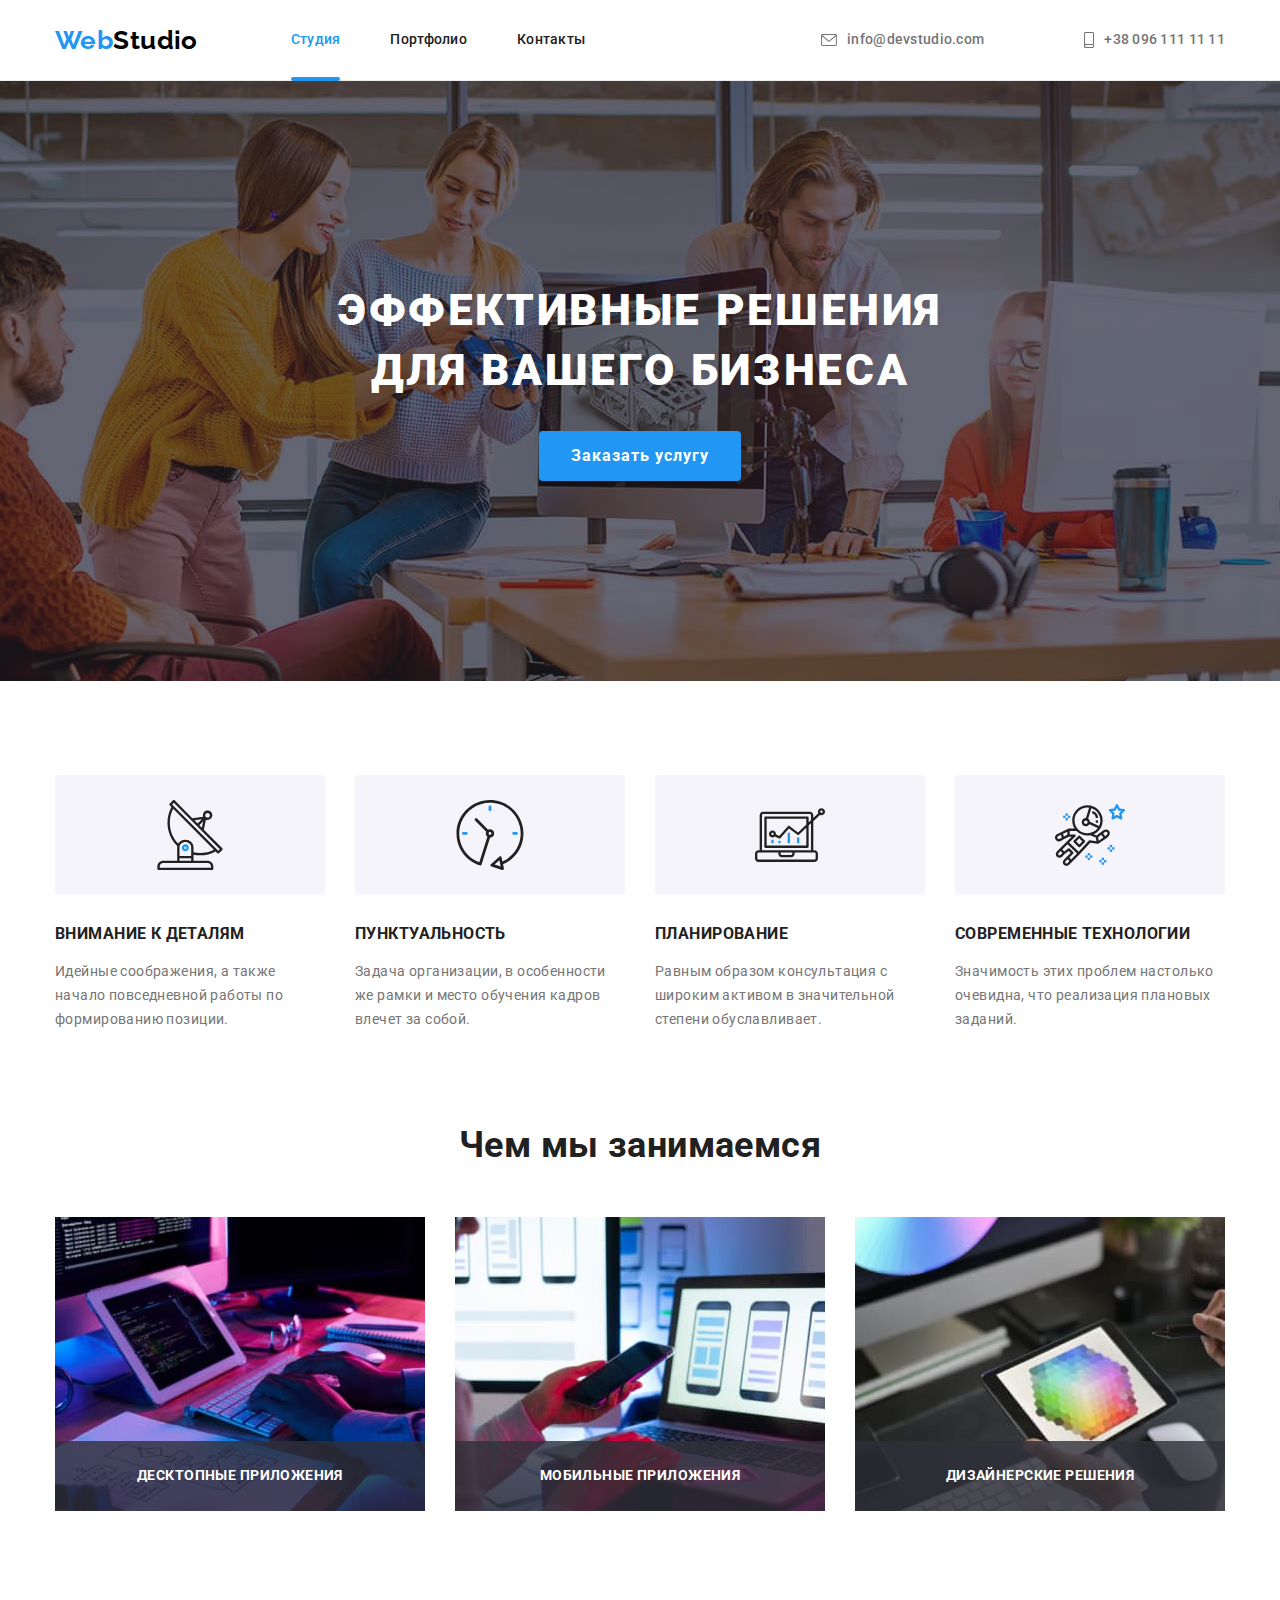
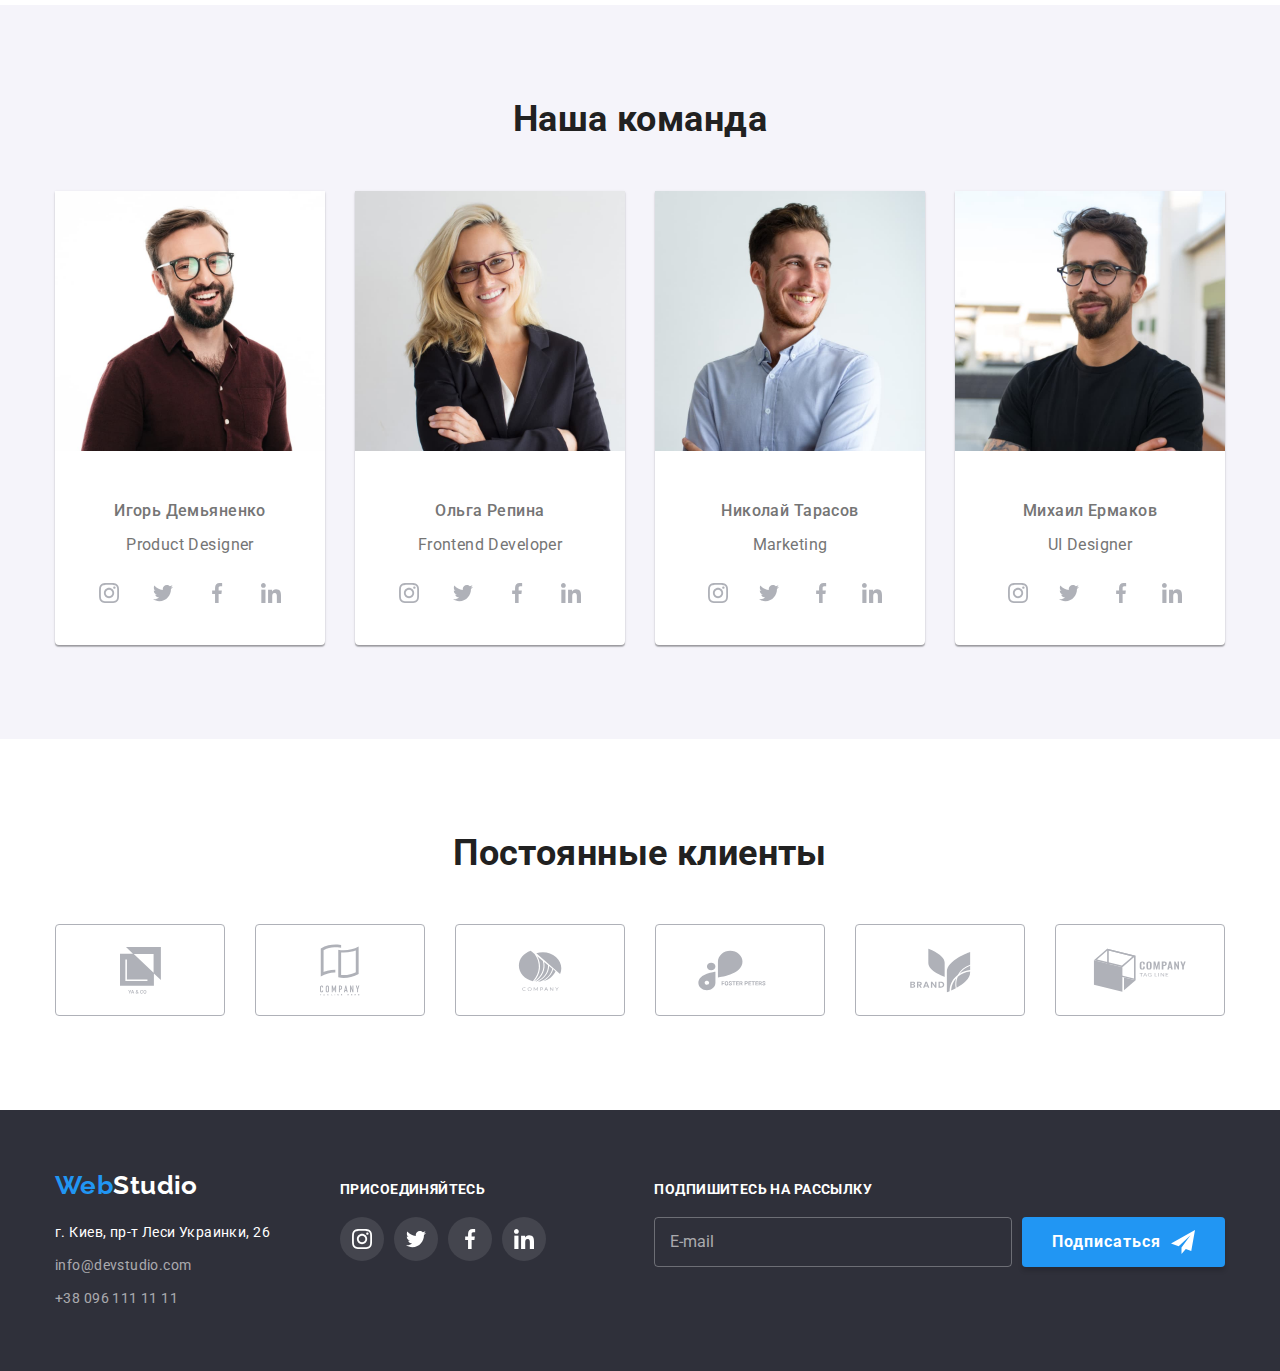
<file: index.html>
<!DOCTYPE html>
<html lang="ru">
  <head>
    <meta charset="UTF-8" />
    <meta http-equiv="X-UA-Compatible" content="IE=edge" />
    <meta name="viewport" content="width=device-width, initial-scale=1.0" />
    <title>Studio</title>
    <link rel="preconnect" href="https://fonts.googleapis.com" />
    <link rel="preconnect" href="https://fonts.gstatic.com" crossorigin />
    <link
      href="https://fonts.googleapis.com/css2?family=Raleway:wght@700&family=Roboto:wght@400;500;700;900&display=swap"
      rel="stylesheet"
    />
    <link
      rel="stylesheet"
      href="https://cdnjs.cloudflare.com/ajax/libs/modern-normalize/1.1.0/modern-normalize.min.css"
    />
    <link rel="stylesheet" href="./css/main.min.css" />
  </head>
  <body>
    <!-- Шапка -->
    <header class="page-header">
      <div class="page-header__container container">
        <a lang="en" class="logo" href="./index.html">Web<span class="logo__text">Studio</span></a>
        <nav class="page-header__navigation">
          <ul class="site-nav list">
            <li class="site-nav__item site-nav__item--first">
              <a href="./index.html" class="site-nav__link site-nav__link--current">Студия</a>
            </li>
            <li class="site-nav__item">
              <a href="./portfolio.html" class="site-nav__link">Портфолио</a>
            </li>
            <li class="site-nav__item site-nav__item--last">
              <a href="" class="site-nav__link">Контакты</a>
            </li>
          </ul>
        </nav>
        <ul class="auth-list list">
          <li class="auth-list__item auth-list__item--first">
            <a href="mailto:info@devstudio.com" class="auth-list__link">
              <svg class="auth-list__icon" width="16" height="12">
                <use href="./images/sprite.svg#icon-mail"></use>
              </svg>
              info@devstudio.com</a
            >
          </li>
          <li class="auth-list__item auth-list__item--last">
            <a href="tel:+380961111111" class="auth-list__link">
              <svg class="auth-list__icon" width="10" height="16">
                <use href="./images/sprite.svg#icon-tel"></use>
              </svg>
              +38 096 111 11 11</a
            >
          </li>
        </ul>
      </div>
    </header>
    <main>
      <!-- Герой -->
      <section class="hero">
        <div class="hero__container container">
          <h1 class="hero__title">Эффективные решения для вашего бизнеса</h1>
          <button type="button" class="hero-button" data-modal-open>Заказать услугу</button>
        </div>
      </section>
      <!-- Переваги -->
      <section class="advantages">
        <div class="advantages__container container">
          <h2 class="visually-hidden">Преимущества</h2>
          <ul class="list advantages__list">
            <li class="advantages__item advantages__item--first">
              <div class="advantages__icons">
                <svg width="70" height="70">
                  <use href="./images/sprite.svg#icon-antenna"></use>
                </svg>
              </div>
              <h3 class="advantages__features">Внимание к деталям</h3>
              <p class="advantages__description">
                Идейные соображения, а также начало повседневной работы по формированию позиции.
              </p>
            </li>
            <li class="advantages__item">
              <div class="advantages__icons">
                <svg width="70" height="70">
                  <use href="./images/sprite.svg#icon-clock"></use>
                </svg>
              </div>
              <h3 class="advantages__features">Пунктуальность</h3>
              <p class="advantages__description">
                Задача организации, в особенности же рамки и место обучения кадров влечет за собой.
              </p>
            </li>
            <li class="advantages__item">
              <div class="advantages__icons">
                <svg width="70" height="70">
                  <use href="./images/sprite.svg#icon-diagram"></use>
                </svg>
              </div>
              <h3 class="advantages__features">Планирование</h3>
              <p class="advantages__description">
                Равным образом консультация с широким активом в значительной степени обуславливает.
              </p>
            </li>
            <li class="advantages__item">
              <div class="advantages__icons">
                <svg width="70" height="70">
                  <use href="./images/sprite.svg#icon-astronaut"></use>
                </svg>
              </div>
              <h3 class="advantages__features">Современные технологии</h3>
              <p class="advantages__description">
                Значимость этих проблем настолько очевидна, что реализация плановых заданий.
              </p>
            </li>
          </ul>
        </div>
      </section>
      <!-- Приклад роботи -->
      <section class="examples">
        <div class="examples__container container">
          <h2 class="title">Чем мы занимаемся</h2>
          <ul class="list examples__list">
            <li class="examples__item examples__item--first">
              <div class="examples__thumb">
                <img
                  class="examples__photo"
                  width="370"
                  src="./images/img1.jpg"
                  alt="работа за компьютером и планшетом"
                />
                <p class="examples__text">Десктопные приложения</p>
              </div>
            </li>
            <li class="examples__item">
              <div class="examples__thumb">
                <img
                  class="examples__photo"
                  width="370"
                  src="./images/img2.jpg"
                  alt="работа за ноутбуком и смартфоном"
                />
                <p class="examples__text">Мобильные приложения</p>
              </div>
            </li>
            <li class="examples__item">
              <div class="examples__thumb">
                <img
                  class="examples__photo"
                  width="370"
                  src="./images/img3.jpg"
                  alt="работа за планшетом на фоне компьютера"
                />
                <p class="examples__text">Дизайнерские решения</p>
              </div>
            </li>
          </ul>
        </div>
      </section>
      <!-- Команда -->
      <section class="team">
        <div class="team__container container">
          <h2 class="title">Наша команда</h2>
          <ul class="list team__list">
            <li class="team__item team__item--first">
              <img
                class="team__photo"
                width="270"
                src="./images/img_team1.jpg"
                alt="мужчина в очках с бородой который улыбается"
              />
              <div class="team__text">
                <h3 class="team__name">Игорь Демьяненко</h3>
                <p lang="en" class="team__position">Product Designer</p>
                <ul class="social-media list">
                  <li class="social-media__item social-media__item--first">
                    <a class="media-link" href="https://instagram.com">
                      <svg class="media-link__icon" width="20" height="20">
                        <use href="./images/sprite.svg#icon-instagram"></use></svg
                    ></a>
                  </li>
                  <li class="social-media__item">
                    <a class="media-link" href="https://twitter.com">
                      <svg class="media-link__icon" width="20" height="20">
                        <use href="./images/sprite.svg#icon-twitter"></use></svg
                    ></a>
                  </li>
                  <li class="social-media__item">
                    <a class="media-link" href="https://facebook.com">
                      <svg class="media-link__icon" width="20" height="20">
                        <use href="./images/sprite.svg#icon-facebook"></use>
                      </svg>
                    </a>
                  </li>
                  <li class="social-media__item">
                    <a class="media-link" href="https://www.linkedin.com/">
                      <svg class="media-link__icon" width="20" height="20">
                        <use href="./images/sprite.svg#icon-linkedin"></use>
                      </svg>
                    </a>
                  </li>
                </ul>
              </div>
            </li>
            <li class="team__item">
              <img
                class="team__photo"
                width="270"
                src="./images/img_team2.jpg"
                alt="женщина в очках со светлыми волосами улыбается"
              />
              <div class="team__text">
                <h3 class="team__name">Ольга Репина</h3>
                <p lang="en" class="team__position">Frontend Developer</p>
                <ul class="social-media list social-media__item--first">
                  <li class="social-media__item social-media__item--first">
                    <a class="media-link" href="https://instagram.com">
                      <svg class="media-link__icon" width="20" height="20">
                        <use href="./images/sprite.svg#icon-instagram"></use></svg
                    ></a>
                  </li>
                  <li class="social-media__item">
                    <a class="media-link" href="https://twitter.com">
                      <svg class="media-link__icon" width="20" height="20">
                        <use href="./images/sprite.svg#icon-twitter"></use></svg
                    ></a>
                  </li>
                  <li class="social-media__item">
                    <a class="media-link" href="https://facebook.com">
                      <svg class="media-link__icon" width="20" height="20">
                        <use href="./images/sprite.svg#icon-facebook"></use>
                      </svg>
                    </a>
                  </li>
                  <li class="social-media__item">
                    <a class="media-link" href="https://www.linkedin.com/">
                      <svg class="media-link__icon" width="20" height="20">
                        <use href="./images/sprite.svg#icon-linkedin"></use>
                      </svg>
                    </a>
                  </li>
                </ul>
              </div>
            </li>
            <li class="team__item">
              <img
                class="team__photo"
                width="270"
                src="./images/img_team3.jpg"
                alt="мужчина с щетиной улыбается "
              />
              <div class="team__text">
                <h3 class="team__name">Николай Тарасов</h3>
                <p lang="en" class="team__position">Marketing</p>
                <ul class="social-media list">
                  <li class="social-media__item">
                    <a class="media-link" href="https://instagram.com">
                      <svg class="media-link__icon" width="20" height="20">
                        <use href="./images/sprite.svg#icon-instagram"></use></svg
                    ></a>
                  </li>
                  <li class="social-media__item">
                    <a class="media-link" href="https://twitter.com">
                      <svg class="media-link__icon" width="20" height="20">
                        <use href="./images/sprite.svg#icon-twitter"></use></svg
                    ></a>
                  </li>
                  <li class="social-media__item">
                    <a class="media-link" href="https://facebook.com">
                      <svg class="media-link__icon" width="20" height="20">
                        <use href="./images/sprite.svg#icon-facebook"></use>
                      </svg>
                    </a>
                  </li>
                  <li class="social-media__item">
                    <a class="media-link" href="https://www.linkedin.com/">
                      <svg class="media-link__icon" width="20" height="20">
                        <use href="./images/sprite.svg#icon-linkedin"></use>
                      </svg>
                    </a>
                  </li>
                </ul>
              </div>
            </li>
            <li class="team__item">
              <img
                class="team__photo"
                width="270"
                src="./images/img_team4.jpg"
                alt="мужчина в очках с бородой смотрит уверенно в камеру"
              />
              <div class="team__text">
                <h3 class="team__name">Михаил Ермаков</h3>
                <p lang="en" class="team__position">UI Designer</p>
                <ul class="social-media list">
                  <li class="social-media__item">
                    <a class="media-link" href="https://instagram.com">
                      <svg class="media-link__icon" width="20" height="20">
                        <use href="./images/sprite.svg#icon-instagram"></use></svg
                    ></a>
                  </li>
                  <li class="social-media__item">
                    <a class="media-link" href="https://twitter.com">
                      <svg class="media-link__icon" width="20" height="20">
                        <use href="./images/sprite.svg#icon-twitter"></use></svg
                    ></a>
                  </li>
                  <li class="social-media__item">
                    <a class="media-link" href="https://facebook.com">
                      <svg class="media-link__icon" width="20" height="20">
                        <use href="./images/sprite.svg#icon-facebook"></use>
                      </svg>
                    </a>
                  </li>
                  <li class="social-media__item">
                    <a class="media-link" href="https://www.linkedin.com/">
                      <svg class="media-link__icon" width="20" height="20">
                        <use href="./images/sprite.svg#icon-linkedin"></use>
                      </svg>
                    </a>
                  </li>
                </ul>
              </div>
            </li>
          </ul>
        </div>
      </section>
      <!-- Клієнти -->
      <section class="clients">
        <div class="clients_containter container">
          <h2 class="title">Постоянные клиенты</h2>
          <ul class="clients__list list">
            <li class="clients__item clients__item--first">
              <a class="clients__link" href="#">
                <svg class="clients__icon" width="41" height="47">
                  <use href="./images/sprite.svg#icon-company1"></use>
                </svg>
              </a>
            </li>
            <li class="clients__item">
              <a class="clients__link" href="#">
                <svg class="clients__icon" width="40" height="52">
                  <use href="./images/sprite.svg#icon-company2"></use>
                </svg>
              </a>
            </li>
            <li class="clients__item">
              <a class="clients__link" href="#">
                <svg class="clients__icon" width="44" height="41">
                  <use href="./images/sprite.svg#icon-company3"></use>
                </svg>
              </a>
            </li>
            <li class="clients__item">
              <a class="clients__link" href="#">
                <svg class="clients__icon" width="84" height="41">
                  <use href="./images/sprite.svg#icon-company4"></use>
                </svg>
              </a>
            </li>
            <li class="clients__item">
              <a class="clients__link" href="#">
                <svg class="clients__icon" width="63" height="45">
                  <use href="./images/sprite.svg#icon-company5"></use>
                </svg>
              </a>
            </li>
            <li class="clients__item">
              <a class="clients__link" href="#">
                <svg class="clients__icon" width="94" height="44">
                  <use href="./images/sprite.svg#icon-company6"></use>
                </svg>
              </a>
            </li>
          </ul>
        </div>
      </section>
    </main>
    <!-- Футер -->
    <footer class="footer">
      <div class="container footer__container">
        <div class="footer__thumb">
          <a lang="en" href="./index.html" class="logo footer__logo"
            >Web<span class="logo__text logo__text--revers">Studio</span></a
          >
          <address class="company-adress">
            <p class="company__label">г. Киев, пр-т Леси Украинки, 26</p>
            <ul class="auth-list auth-list-footer list">
              <li class="auth-list__item auth-list__item--bottom">
                <a href="mailto:info@devstudio.com" class="footer__link">info@devstudio.com</a>
              </li>
              <li class="auth-list__item">
                <a href="tel:+380961111111" class="footer__link">+38 096 111 11 11</a>
              </li>
            </ul>
          </address>
        </div>
        <div class="footer__social-media">
          <strong class="footer__media-text">Присоединяйтесь</strong>
          <ul class="social-media list">
            <li class="social-media__item social-media__item--first">
              <a class="media-link media-link-footer" href="https://instagram.com">
                <svg class="media-link__icon" width="20" height="20">
                  <use href="./images/sprite.svg#icon-instagram"></use>
                </svg>
              </a>
            </li>
            <li class="social-media__item">
              <a class="media-link media-link-footer" href="https://twitter.com">
                <svg class="media-link__icon" width="20" height="20">
                  <use href="./images/sprite.svg#icon-twitter"></use>
                </svg>
              </a>
            </li>
            <li class="social-media__item">
              <a class="media-link media-link-footer" href="https://facebook.com">
                <svg class="media-link__icon" width="20" height="20">
                  <use href="./images/sprite.svg#icon-facebook"></use>
                </svg>
              </a>
            </li>
            <li class="social-media__item">
              <a class="media-link media-link-footer" href="https://linkedin.com">
                <svg class="media-link__icon" width="20" height="20">
                  <use href="./images/sprite.svg#icon-linkedin"></use>
                </svg>
              </a>
            </li>
          </ul>
        </div>
        <div class="mailing-list">
          <strong class="mailing-list__text">Подпишитесь на рассылку</strong>
          <form name="subscribe-form" class="mailing-list__form">
            <input
              class="mailing-list__mail"
              name="subscribe-mail"
              type="email"
              placeholder="E-mail"
              required
            />
            <button type="submit" class="button button--subscribe">
              Подписаться
              <svg class="mailing-list__icon" width="24" height="24">
                <use href="./images/sprite.svg#icon-send"></use>
              </svg>
            </button>
          </form>
        </div>
      </div>
    </footer>
    <!-- Модальне вікно -->
    <div class="backdrop is-hidden" data-modal>
      <div class="modal-window">
        <button type="button" class="modal-window__close-button" data-modal-close>
          <svg class="modal-window__close-icon">
            <use href="./images/sprite.svg#icon-close-modal"></use>
          </svg>
        </button>
        <form name="user-information">
          <p class="user-information__title">Оставьте свои данные, мы вам перезвоним</p>
          <ul class="list user-information__list">
            <li class="user-information__item">
              <label class="user-information__label" for="user-name">Имя</label>
              <div class="user-information__thumb">
                <input
                  class="user-information__input"
                  type="text"
                  id="user-name"
                  name="username"
                  required
                />
                <svg class="user-information__icon" width="18" height="18">
                  <use href="./images/sprite.svg#icon-person-modal"></use>
                </svg>
              </div>
            </li>
            <li class="user-information__item">
              <label class="user-information__label" for="user-tel">Телефон</label>
              <div class="user-information__thumb">
                <input
                  class="user-information__input"
                  type="tel"
                  id="user-tel"
                  name="user-tel"
                  required
                />
                <svg class="user-information__icon" width="18" height="18">
                  <use href="./images/sprite.svg#icon-phone-modal"></use>
                </svg>
              </div>
            </li>
            <li class="user-information__item">
              <label class="user-information__label" for="user-email">Почта</label>
              <div class="user-information__thumb">
                <input
                  class="user-information__input"
                  type="email"
                  id="user-email"
                  name="user-email"
                  required
                />
                <svg class="user-information__icon" width="18" height="18">
                  <use href="./images/sprite.svg#icon-email-modal"></use>
                </svg>
              </div>
            </li>
            <li class="user-information__item user-information__item--second-last">
              <label class="user-information__label"
                >Комментарий
                <textarea
                  class="user-information__comment-area"
                  placeholder="Введите текст"
                  name="user-comment"
                ></textarea>
              </label>
            </li>
            <li class="user-information__item user-information__item--last">
              <label class="user-information__label agreement-label">
                <input
                  class="agreement-label__checkbox visually-hidden"
                  type="checkbox"
                  name="agreement"
                  required
                />
                <svg class="agreement-label__icon" width="16" height="16">
                  <use href="./images/sprite.svg#icon-check-modal"></use>
                </svg>
                Соглашаюсь с рассылкой и принимаю &#xa0;
                <a href="#" class="agreement-conditions">Условия договора</a></label
              >
            </li>
          </ul>
          <button type="submit" class="button button--submit">Отправить</button>
        </form>
      </div>
    </div>
    <script src="./js/modal.js"></script>
  </body>
</html>
</file>
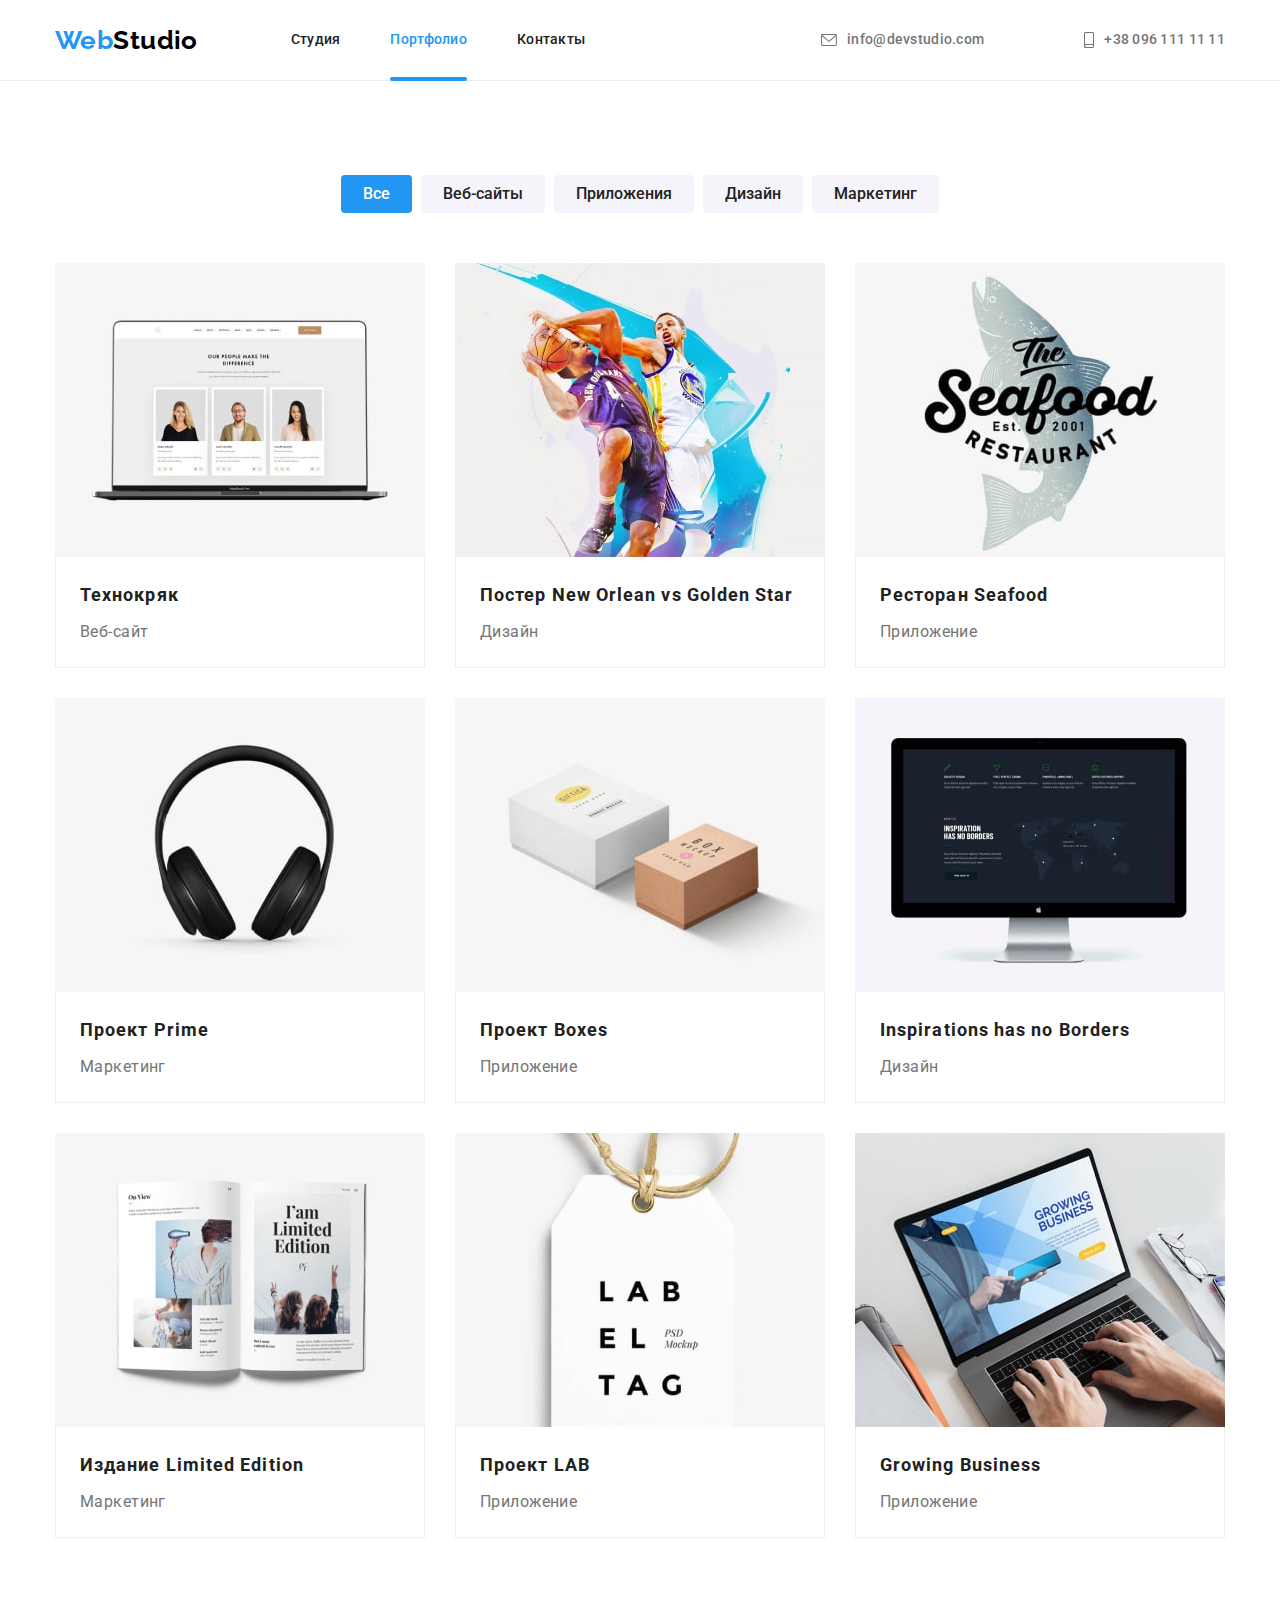
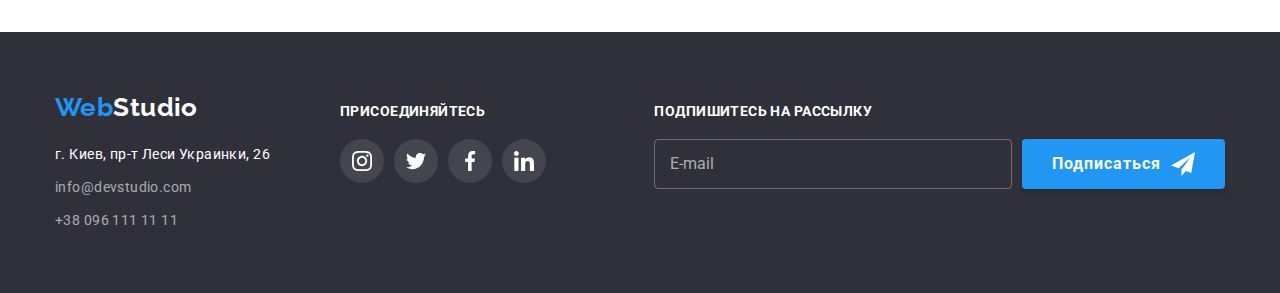
<file: portfolio.html>
<!DOCTYPE html>
<html lang="ru">
  <head>
    <meta charset="UTF-8" />
    <meta http-equiv="X-UA-Compatible" content="IE=edge" />
    <meta name="viewport" content="width=device-width, initial-scale=1.0" />
    <title>Portfolio</title>
    <link rel="preconnect" href="https://fonts.googleapis.com" />
    <link rel="preconnect" href="https://fonts.gstatic.com" crossorigin />
    <link
      href="https://fonts.googleapis.com/css2?family=Raleway:wght@700&family=Roboto:wght@400;500;700;900&display=swap"
      rel="stylesheet"
    />
    <link
      rel="stylesheet"
      href="https://cdnjs.cloudflare.com/ajax/libs/modern-normalize/1.1.0/modern-normalize.min.css"
    />
    <link rel="stylesheet" href="./css/main.min.css" />
  </head>
  <body>
    <!-- Шапка -->
    <header class="page-header">
      <div class="page-header__container container">
        <a lang="en" class="logo" href="./index.html">Web<span class="logo__text">Studio</span></a>
        <nav class="page-header__navigation">
          <ul class="site-nav list">
            <li class="site-nav__item site-nav__item--first">
              <a href="./index.html" class="site-nav__link">Студия</a>
            </li>
            <li class="site-nav__item">
              <a href="./portfolio.html" class="site-nav__link site-nav__link--current"
                >Портфолио</a
              >
            </li>
            <li class="site-nav__item site-nav__item--last">
              <a href="" class="site-nav__link">Контакты</a>
            </li>
          </ul>
        </nav>
        <ul class="auth-list auth-list--head list">
          <li class="auth-list__item auth-list__item--first">
            <a href="mailto:info@devstudio.com" class="auth-list__link">
              <svg class="auth-list__icon" width="16" height="12">
                <use href="./images/sprite.svg#icon-mail"></use>
              </svg>
              info@devstudio.com</a
            >
          </li>
          <li class="auth-list__item auth-list__item--last">
            <a href="tel:+380961111111" class="auth-list__link">
              <svg class="auth-list__icon" width="10" height="16">
                <use href="./images/sprite.svg#icon-tel"></use>
              </svg>
              +38 096 111 11 11</a
            >
          </li>
        </ul>
      </div>
    </header>
    <main>
      <section class="portfolio-products">
        <div class="portfolio-products__thumb container">
          <h1 class="portfolio-products__title visually-hidden">Кнопки услуг</h1>
          <ul class="list products-list">
            <li class="products-list__item products-list__item--first">
              <button type="button" class="product-list__button product-list__button--current">
                Все
              </button>
            </li>
            <li class="products-list__item">
              <button type="button" class="product-list__button">Веб-сайты</button>
            </li>
            <li class="products-list__item">
              <button type="button" class="product-list__button">Приложения</button>
            </li>
            <li class="products-list__item">
              <button type="button" class="product-list__button">Дизайн</button>
            </li>
            <li class="products-list__item">
              <button type="button" class="product-list__button">Маркетинг</button>
            </li>
          </ul>
          <ul class="product-cards list">
            <li class="product-cards__item">
              <a class="card-link" href="#">
                <div class="product-cards__thumb">
                  <img
                    class="product-cards__img"
                    width="370"
                    src="./images/portfolio1.jpg"
                    alt="Пример разработаного веб-сайта"
                  />
                  <div class="product-cards__overlay overlay">
                    <p class="overlay__description">
                      Ресурс предлагает комплексные предложения с разным уровнем функционала и
                      сервисов. Все это позволит посетителю получить исчерпывающие сведения
                      <br />
                      о компании или частном лице
                    </p>
                  </div>
                </div>
                <div class="product-cards__text-thumb">
                  <h2 class="product-cards__title">Технокряк</h2>
                  <p class="product-cards__description">Веб-сайт</p>
                </div>
              </a>
            </li>
            <li class="product-cards__item">
              <a class="card-link" href="#">
                <div class="product-cards__thumb">
                  <img
                    class="product-cards__img"
                    width="370"
                    src="./images/portfolio2.jpg"
                    alt="Баскетболист отбирает мяч у другого игрока"
                  />
                  <div class="product-cards__overlay overlay">
                    <p class="overlay__description">
                      Ресурс предлагает комплексные предложения с разным уровнем функционала и
                      сервисов. Все это позволит посетителю получить исчерпывающие сведения
                      <br />
                      о компании или частном лице
                    </p>
                  </div>
                </div>
                <div class="product-cards__text-thumb">
                  <h2 class="product-cards__title">
                    Постер <span lang="en">New Orlean vs Golden Star</span>
                  </h2>
                  <p class="product-cards__description">Дизайн</p>
                </div>
              </a>
            </li>
            <li class="product-cards__item">
              <a href="#" class="card-link">
                <div class="product-cards__thumb">
                  <img
                    class="product-cards__img"
                    width="370"
                    src="./images/portfolio3.jpg"
                    alt="Логотип морского ресторана"
                  />
                  <div class="product-cards__overlay overlay">
                    <p class="overlay__description">
                      Ресурс предлагает комплексные предложения с разным уровнем функционала и
                      сервисов. Все это позволит посетителю получить исчерпывающие сведения
                      <br />
                      о компании или частном лице
                    </p>
                  </div>
                </div>
                <div class="product-cards__text-thumb">
                  <h2 class="product-cards__title">Ресторан <span lang="en">Seafood</span></h2>
                  <p class="product-cards__description">Приложение</p>
                </div>
              </a>
            </li>
            <li class="product-cards__item">
              <a href="" class="card-link">
                <div class="product-cards__thumb">
                  <img
                    class="product-cards__img"
                    width="370"
                    src="./images/portfolio4.jpg"
                    alt="Чёрные большие наушники"
                  />
                  <div class="product-cards__overlay overlay">
                    <p class="overlay__description">
                      Ресурс предлагает комплексные предложения с разным уровнем функционала и
                      сервисов. Все это позволит посетителю получить исчерпывающие сведения
                      <br />
                      о компании или частном лице
                    </p>
                  </div>
                </div>
                <div class="product-cards__text-thumb">
                  <h2 class="product-cards__title">Проект <span lang="en">Prime</span></h2>
                  <p class="product-cards__description">Маркетинг</p>
                </div>
              </a>
            </li>
            <li class="product-cards__item">
              <a href="#" class="card-link">
                <div class="product-cards__thumb">
                  <img
                    class="product-cards__img"
                    width="370"
                    src="./images/portfolio5.jpg"
                    alt="Белая и коричневая коробка"
                  />
                  <div class="product-cards__overlay overlay">
                    <p class="overlay__description">
                      Ресурс предлагает комплексные предложения с разным уровнем функционала и
                      сервисов. Все это позволит посетителю получить исчерпывающие сведения
                      <br />
                      о компании или частном лице
                    </p>
                  </div>
                </div>
                <div class="product-cards__text-thumb">
                  <h2 class="product-cards__title">Проект <span lang="en">Boxes</span></h2>
                  <p class="product-cards__description">Приложение</p>
                </div>
              </a>
            </li>
            <li class="product-cards__item">
              <a href="#" class="card-link">
                <div class="product-cards__thumb">
                  <img
                    class="product-cards__img"
                    width="370"
                    src="./images/portfolio6.jpg"
                    alt="Монитор с изображением сайта"
                  />
                  <div class="product-cards__overlay overlay">
                    <p class="overlay__description">
                      Ресурс предлагает комплексные предложения с разным уровнем функционала и
                      сервисов. Все это позволит посетителю получить исчерпывающие сведения
                      <br />
                      о компании или частном лице
                    </p>
                  </div>
                </div>
                <div class="product-cards__text-thumb">
                  <h2 lang="en" class="product-cards__title">Inspirations has no Borders</h2>
                  <p class="product-cards__description">Дизайн</p>
                </div>
              </a>
            </li>
            <li class="product-cards__item">
              <a href="#" class="card-link">
                <div class="product-cards__thumb">
                  <img
                    class="product-cards__img"
                    width="370"
                    src="./images/portfolio7.jpg"
                    alt="Книга с картинками"
                  />
                  <div class="product-cards__overlay overlay">
                    <p class="overlay__description">
                      Ресурс предлагает комплексные предложения с разным уровнем функционала и
                      сервисов. Все это позволит посетителю получить исчерпывающие сведения
                      <br />
                      о компании или частном лице
                    </p>
                  </div>
                </div>
                <div class="product-cards__text-thumb">
                  <h2 class="product-cards__title">
                    Издание <span lang="en">Limited Edition</span>
                  </h2>
                  <p class="product-cards__description">Маркетинг</p>
                </div>
              </a>
            </li>
            <li class="product-cards__item">
              <a href="#" class="card-link">
                <div class="product-cards__thumb">
                  <img
                    class="product-cards__img"
                    width="370"
                    src="./images/portfolio8.jpg"
                    alt="Белый лейбл"
                  />
                  <div class="product-cards__overlay overlay">
                    <p class="overlay__description">
                      Ресурс предлагает комплексные предложения с разным уровнем функционала и
                      сервисов. Все это позволит посетителю получить исчерпывающие сведения
                      <br />
                      о компании или частном лице
                    </p>
                  </div>
                </div>
                <div class="product-cards__text-thumb">
                  <h2 lang="en" class="product-cards__title">Проект <span lang="en">LAB</span></h2>
                  <p class="product-cards__description">Приложение</p>
                </div>
              </a>
            </li>
            <li class="product-cards__item">
              <a href="" class="card-link">
                <div class="product-cards__thumb">
                  <img
                    class="product-cards__img"
                    width="370"
                    src="./images/portfolio9.jpg"
                    alt="Мужчина разрабатывает приложение"
                  />
                  <div class="product-cards__overlay overlay">
                    <p class="overlay__description">
                      Ресурс предлагает комплексные предложения с разным уровнем функционала и
                      сервисов. Все это позволит посетителю получить исчерпывающие сведения
                      <br />
                      о компании или частном лице
                    </p>
                  </div>
                </div>
                <div class="product-cards__text-thumb">
                  <h2 class="product-cards__title" lang="en">Growing Business</h2>
                  <p class="product-cards__description">Приложение</p>
                </div>
              </a>
            </li>
          </ul>
        </div>
      </section>
    </main>
    <!-- Футер  -->
    <footer class="footer">
      <div class="container footer__container">
        <div class="footer__thumb">
          <a lang="en" href="./index.html" class="logo footer__logo"
            >Web<span class="logo__text logo__text--revers">Studio</span></a
          >
          <address class="company-adress">
            <p class="company__label">г. Киев, пр-т Леси Украинки, 26</p>
            <ul class="auth-list auth-list-footer list">
              <li class="auth-list__item auth-list__item--bottom">
                <a href="mailto:info@devstudio.com" class="footer__link">info@devstudio.com</a>
              </li>
              <li class="auth-list__item">
                <a href="tel:+380961111111" class="footer__link">+38 096 111 11 11</a>
              </li>
            </ul>
          </address>
        </div>
        <div class="footer__social-media">
          <strong class="footer__media-text">Присоединяйтесь</strong>
          <ul class="social-media list">
            <li class="social-media__item social-media__item--first">
              <a class="media-link media-link-footer" href="https://instagram.com">
                <svg class="media-link__icon" width="20" height="20">
                  <use href="./images/sprite.svg#icon-instagram"></use>
                </svg>
              </a>
            </li>
            <li class="social-media__item">
              <a class="media-link media-link-footer" href="https://twitter.com">
                <svg class="media-link__icon" width="20" height="20">
                  <use href="./images/sprite.svg#icon-twitter"></use>
                </svg>
              </a>
            </li>
            <li class="social-media__item">
              <a class="media-link media-link-footer" href="https://facebook.com">
                <svg class="media-link__icon" width="20" height="20">
                  <use href="./images/sprite.svg#icon-facebook"></use>
                </svg>
              </a>
            </li>
            <li class="social-media__item">
              <a class="media-link media-link-footer" href="https://linkedin.com">
                <svg class="media-link__icon" width="20" height="20">
                  <use href="./images/sprite.svg#icon-linkedin"></use>
                </svg>
              </a>
            </li>
          </ul>
        </div>
        <div class="mailing-list">
          <strong class="mailing-list__text">Подпишитесь на рассылку</strong>
          <form name="subscribe-form" class="mailing-list__form">
            <input
              class="mailing-list__mail"
              name="subscribe-mail"
              type="email"
              placeholder="E-mail"
              required
            />
            <button type="submit" class="button button--subscribe">
              Подписаться
              <svg class="mailing-list__icon" width="24" height="24">
                <use href="./images/sprite.svg#icon-send"></use>
              </svg>
            </button>
          </form>
        </div>
      </div>
    </footer>
  </body>
</html>
</file>
<file: css/main.min.css>
:root{--primary-text-color: #757575;--title-text-color: #212121;--white-title-color: #ffffff;--logo-color: #000000;--accent-color: #2196f3;--footer-link-color: rgba(255, 255, 255, 0.6);--product-button-color: #f5f4fa;--hero-footer-background: #2f303a;--main-background-color: #ffffff;--header-border-color: #ececec;--workers-card-shadow: 0px 1px 3px rgba(0, 0, 0, 0.12), 0px 1px 1px rgba(0, 0, 0, 0.14), 0px 2px 1px rgba(0, 0, 0, 0.2);--main-button-hover: #188ce8;--products-cards-border-color: #eeeeee;--background-hero-gradient: rgba(47, 48, 58, 0.4);--social-media-icons: #afb1b8;--footer-mail-border: rgba(255, 255, 255, 0.3);--social-media-footer-background: rgba(100%, 100%, 100%, 10%);--hover-filter-shadow: 0px 3px 1px rgba(0, 0, 0, 0.1), 0px 1px 2px rgba(0, 0, 0, 0.08), 0px 2px 2px rgba(0, 0, 0, 0.12);--hover-card-shadow: 0px 1px 1px rgba(0, 0, 0, 0.12), 0px 4px 4px rgba(0, 0, 0, 0.06), 1px 4px 6px rgba(0, 0, 0, 0.16);--comment-area-text: rgba(117, 117, 117, 0.5);--examples-thumb-background: rgba(47, 48, 58, 0.8);--input-border-color: rgba(33, 33, 33, 0.2);--main-animation: cubic-bezier(0.4, 0, 0.2, 1)}body{color:var(--primary-text-color);background-color:var(--main-background-color);font-family:Roboto,sans-serif;letter-spacing:.03em;font-size:14px}.visually-hidden{position:absolute;white-space:nowrap;width:1px;height:1px;overflow:hidden;border:0;padding:0;clip:rect(0 0 0 0);-webkit-clip-path:inset(50%);clip-path:inset(50%);margin:-1px}.container{margin-left:auto;margin-right:auto;width:1200px;padding-left:15px;padding-right:15px}.list{list-style-type:none;margin-top:0;margin-bottom:0;padding-left:0}@-webkit-keyframes addLine{0%{transform:scale(0)}50%{transform:scale(0.5)}100%{transform:scale(1)}}@keyframes addLine{0%{transform:scale(0)}50%{transform:scale(0.5)}100%{transform:scale(1)}}.title{color:var(--title-text-color);margin-top:0;margin-bottom:50px;font-weight:700;font-size:36px;line-height:1.16;text-align:center}.button--submit,.button--subscribe,.hero-button{padding:10px 32px;min-width:200px;border-radius:4px;border:initial;color:var(--white-title-color);background-color:var(--accent-color);box-shadow:0px 4px 4px rgba(0,0,0,.15);cursor:pointer;font-family:inherit;font-weight:700;font-size:16px;line-height:1.88;text-align:center;letter-spacing:.06em;transition:background-color 250ms var(--main-animation)}.button--submit:hover,.button--subscribe:hover,.hero-button:hover,.button--submit:focus,.button--subscribe:focus,.hero-button:focus{background-color:var(--main-button-hover)}.logo{display:inline-block;font-family:Raleway,sans-serif;font-weight:700;font-size:26px;line-height:1.19;text-decoration:none;color:var(--accent-color);padding-top:24px;padding-bottom:24px}.footer__logo{margin-top:0;margin-bottom:20px;padding-top:0;padding-bottom:0}.logo__text{color:var(--logo-color)}.logo__text--revers{color:var(--white-title-color)}.page-header{background-color:var(--main-background-color);border-bottom:1px solid var(--header-border-color)}.page-header__container{display:flex;align-items:center}.page-header__navigation{margin-left:93px}.site-nav{display:flex}.site-nav__item--first{margin-right:50px}.site-nav__item--last{margin-left:50px}.site-nav__link{display:block;padding-top:32px;padding-bottom:32px;color:var(--title-text-color);font-weight:500;line-height:1.14;letter-spacing:.02em;text-decoration:none;transition:color 250ms var(--main-animation)}.site-nav__link:hover,.site-nav__link:focus{color:var(--accent-color)}.site-nav__link--current{position:relative;color:var(--accent-color)}.site-nav__link--current::after{position:absolute;content:"";bottom:-1px;left:0;margin:0;padding:0;width:100%;height:4px;background-color:var(--accent-color);-webkit-animation:addLine 250ms var(--main-animation);animation:addLine 250ms var(--main-animation);border-radius:2px}.auth-list{display:flex;margin-left:auto}.auth-list__item--first{margin-right:50px}.auth-list__item--last{margin-left:50px}.auth-list__link{display:flex;padding-top:32px;padding-bottom:32px;align-items:center;color:var(--primary-text-color);font-weight:500;line-height:1.14;letter-spacing:.02em;text-decoration:none;transition:color 250ms var(--main-animation)}.auth-list__link:hover,.auth-list__link:focus{color:var(--accent-color)}.auth-list__icon{fill:currentColor;margin-right:10px}.hero{background-image:linear-gradient(to right, var(--background-hero-gradient), var(--background-hero-gradient)),url("../images/hero-background.jpg");height:600px;max-width:1600px;background-size:cover;background-position:center;background-repeat:no-repeat;background-color:var(--hero-footer-background);margin:0 auto;text-align:center;padding-top:200px;padding-bottom:200px}.hero__container{width:696px}.hero__title{color:var(--white-title-color);margin-top:0;margin-bottom:30px;font-weight:900;font-size:44px;line-height:1.36;letter-spacing:.06em;text-transform:uppercase}.advantages{padding-top:94px;padding-bottom:94px}.advantages__list{display:flex}.advantages__icons{display:flex;width:270px;height:120px;margin-bottom:30px;justify-content:center;align-items:center;border-radius:4px;background-color:var(--product-button-color)}.advantages__item{width:270px;margin-left:30px}.advantages__item--first{margin-left:0}.advantages__features{color:var(--title-text-color);margin-top:0;margin-bottom:10;font-weight:700;line-height:1.14;text-transform:uppercase}.advantages__description{line-height:1.7;margin-top:0;margin-bottom:0}.examples{padding-bottom:94px}.examples__list{display:flex}.examples__item{margin-left:30px}.examples__item--first{margin-left:0}.examples__thumb{position:relative}.examples__photo{display:block;max-width:100%;height:auto}.examples__text{display:flex;justify-content:center;align-items:center;position:absolute;bottom:0;left:0;width:370px;height:70px;margin:0;background-color:var(--examples-thumb-background);color:var(--main-background-color);font-weight:700;line-height:1.14;text-align:center;letter-spacing:.03em;text-transform:uppercase}.team{background-color:var(--product-button-color);padding-top:94px;padding-bottom:94px}.workers-name{color:var(--title-text-color);margin-top:0;margin-bottom:10}.team__list{display:flex}.team__item{background-color:var(--white-title-color);box-shadow:var(--workers-card-shadow);border-radius:0px 0px 4px 4px;margin-left:30px}.team__item--first{margin-left:0}.team__photo{display:block}.team__text{padding-top:30px;padding-bottom:30px;padding-left:32px;padding-right:32px}.team__name{margin-bottom:10px;font-weight:500;font-size:16px;line-height:1.8;text-align:center}.team__position{margin-top:0;margin-bottom:16px;font-size:16px;line-height:1.18;text-align:center}.social-media{display:flex;justify-content:center;align-items:center;width:206px;height:44px}.social-media__item{display:flex;justify-content:center;align-items:center;cursor:pointer;width:44px;height:44px;margin-left:10px}.media-link{display:flex;height:100%;width:100%;color:var(--social-media-icons);background-color:inherit;border-radius:50%;justify-content:center;align-items:center;transition:background-color 250ms var(--main-animation),color 250ms var(--main-animation)}.media-link:hover,.media-link:focus{color:var(--main-background-color);background-color:var(--accent-color)}.media-link__icon{display:block;fill:currentColor}.clients{padding-top:94px;padding-bottom:94px}.clients__list{display:flex;margin-left:auto;margin-right:auto;justify-content:center;align-items:center}.clients__item{display:flex;justify-content:center;align-items:center;width:170px;height:92px;margin-left:30px}.clients__item--first{margin-left:0}.clients__link{display:flex;width:100%;height:100%;justify-content:center;align-items:center;border:1px solid var(--social-media-icons);border-radius:4px;color:var(--social-media-icons);transition:color 250ms var(--main-animation),border-color 250ms var(--main-animation)}.clients__link:hover,.clients__link:focus{border:1px solid var(--accent-color);color:var(--accent-color)}.clients__link{display:flex;width:100%;height:100%;justify-content:center;align-items:center;border:1px solid var(--social-media-icons);border-radius:4px;color:var(--social-media-icons);transition:color 250ms var(--main-animation),border-color 250ms var(--main-animation)}.clients__link:hover,.clients__link:focus{border:1px solid var(--accent-color);color:var(--accent-color)}.clients__icon{fill:currentColor}.footer{background-color:var(--hero-footer-background);padding-top:60px;padding-bottom:60px}.footer__container{display:flex;align-items:baseline}.company__label{color:var(--white-title-color);margin-top:0;margin-bottom:9px;font-style:normal;line-height:1.71}.auth-list-footer{display:block;margin:0}.auth-list__item--bottom{margin-bottom:9px}.footer__link{color:var(--footer-link-color);font-style:normal;line-height:1.71;text-decoration:none;transition:color 250ms var(--main-animation)}.footer__link:hover,.footer__link:focus{color:var(--accent-color)}.footer__social-media{width:206px;height:80px;margin-left:70px}.footer__media-text{display:block;margin-top:0;margin-bottom:20px;font-weight:700;line-height:16px;text-transform:uppercase;color:var(--main-background-color)}.footer__list{display:flex;justify-content:center;align-items:center}.social-media__item--first{margin-left:0}.media-link-footer{color:var(--main-background-color);background-color:var(--social-media-footer-background);transition:background-color 250ms var(--main-animation)}.media-link-footer:hover,.media-link-footer:focus{color:var(--main-background-color);background-color:var(--accent-color)}.mailing-list{margin-left:auto}.mailing-list__text{display:block;margin-top:0;margin-bottom:20px;font-weight:700;line-height:16px;text-transform:uppercase;color:var(--main-background-color)}.mailing-list__form{display:flex}.mailing-list__mail{min-width:358px;height:50px;padding:15px;outline:none;border-radius:4px;border:1px solid var(--footer-mail-border);background-color:rgba(0,0,0,0);color:var(--white-title-color);transition:border-color 250ms var(--main-animation)}.mailing-list__mail:focus{border-color:var(--accent-color)}.mailing-list__mail::-moz-placeholder{font-size:16px;line-height:1.25;color:var(--footer-link-color)}.mailing-list__mail:-ms-input-placeholder{font-size:16px;line-height:1.25;color:var(--footer-link-color)}.mailing-list__mail::placeholder{font-size:16px;line-height:1.25;color:var(--footer-link-color)}.button--subscribe{display:flex;align-items:center;border-radius:4px;padding:10px 30px;margin-left:10px}.mailing-list__icon{fill:currentColor;margin-left:10px}.portfolio-products{padding-top:94px;padding-bottom:94px}.products-list{display:flex;margin-bottom:50px;justify-content:center}.products-list__item{margin-left:9px}.products-list__item--first{margin-left:0}.product-list__button{padding:6px 22px;color:var(--title-text-color);background-color:var(--product-button-color);border:initial;border-radius:4px;cursor:pointer;font-family:inherit;font-weight:500;font-size:16px;line-height:1.62;text-align:center;transition:background-color 250ms var(--main-animation),color 250ms var(--main-animation),box-shadow 250ms var(--main-animation)}.product-list__button--current{color:var(--white-title-color);background-color:var(--accent-color)}.product-list__button:hover,.product-list__button:focus{color:var(--white-title-color);background-color:var(--accent-color);box-shadow:var(--hover-filter-shadow)}.product-cards{display:flex;flex-wrap:wrap;margin-left:-30px;margin-top:-30px}.product-cards__item{flex-basis:calc(33.3333333333% - 30px);margin-left:30px;margin-top:30px}.card-link{display:block;text-decoration:none;width:100%;height:100%;transition:box-shadow 250ms var(--main-animation)}.card-link:hover,.card-link:focus{box-shadow:var(--hover-card-shadow)}.product-cards__thumb{position:relative;min-width:370px;min-height:294px;overflow:hidden}.product-cards__img{display:block}.product-cards__overlay{position:absolute;background-color:rgba(33,150,243,.9);left:0;top:0;width:100%;height:100%;transform:translateY(101%);transition:transform 250ms cubic-bezier(0.4, 0, 0.2, 1)}.card-link:hover .product-cards__overlay,.card-link:focus .product-cards__overlay{transform:translateY(0)}.overlay__description{width:100%;height:100%;margin:0;padding:63px 24px;color:var(--main-background-color);font-size:18px;line-height:1.55}.product-cards__text-thumb{padding:20px 24px;border-left:1px solid var(--products-cards-border-color);border-right:1px solid var(--products-cards-border-color);border-bottom:1px solid var(--products-cards-border-color)}.product-cards__title{color:var(--title-text-color);margin-top:0;margin-bottom:4px;font-weight:700;font-size:18px;line-height:2;letter-spacing:.06em}.product-cards__description{color:var(--primary-text-color);margin-top:0;margin-bottom:0;font-size:16px;line-height:1.88}.backdrop{position:fixed;top:0;left:0;width:100%;height:100%;background-color:rgba(0,0,0,.2);transition:opacity 250ms var(--main-animation)}.backdrop.is-hidden{opacity:0;pointer-events:none}.modal-window{min-width:528px;min-height:581px;background-color:var(--main-background-color);padding:40px;position:absolute;top:50%;left:50%;transform:translate(-50%, -50%) scale(1);transition:transform 250ms var(--main-animation)}.backdrop.is-hidden .modal-window{transform:translate(-50%, -50%) scale(0, 9)}.modal-window__close-button{background-color:var(--main-background-color);border:1px solid rgba(0,0,0,.1);border-radius:50%;cursor:pointer;position:absolute;width:30px;height:30px;top:8px;right:8px;fill:var(--logo-color)}.modal-window__close-icon{width:100%;height:100%;fill:currentColor;transition:fill 250ms var(--main-animation)}.modal-window__close-button:hover .modal-window__close-icon,.modal-window__close-button:focus .modal-window__close-icon{fill:var(--accent-color)}.user-information__title{font-weight:700;font-size:20px;line-height:1.15;text-align:center;margin-top:0;margin-bottom:12px;color:var(--title-text-color)}.user-information__item{width:100%;margin-bottom:10px}.user-information__label{font-size:12px;line-height:1.16;margin-bottom:4px;letter-spacing:.01em}.user-information__thumb{position:relative;width:100%;height:40px}.user-information__input{width:100%;height:40px;padding:11px;padding-left:42px;border:1px solid var(--input-border-color);border-radius:4px;outline:none;transition:border-color 250ms var(--main-animation)}.user-information__input:focus{border-color:var(--accent-color)}.user-information__icon{position:absolute;top:50%;left:12px;transform:translateY(-50%);fill:var(--title-text-color);transition:fill 250ms var(--main-animation)}.user-information__input:focus+.user-information__icon{fill:var(--accent-color)}.user-information__item--second-last{margin-bottom:20px}.user-information__comment-area{display:block;resize:none;width:100%;min-height:120px;padding:12px;padding-left:16px;font-size:14px;line-height:1.14;letter-spacing:.01em;outline:none;border:1px solid var(--input-border-color);border-radius:4px;transition:border-color 250ms var(--main-animation)}.user-information__comment-area:focus{border-color:var(--accent-color)}.user-information__comment-area::-moz-placeholder{font-size:14px;line-height:1.14;letter-spacing:.01em;color:var(--comment-area-text)}.user-information__comment-area:-ms-input-placeholder{font-size:14px;line-height:1.14;letter-spacing:.01em;color:var(--comment-area-text)}.user-information__comment-area::placeholder{font-size:14px;line-height:1.14;letter-spacing:.01em;color:var(--comment-area-text)}.user-information__item--last{margin-bottom:30px;text-align:center}.agreement-label{display:flex;align-items:center;justify-content:center;font-size:14px;line-height:1.71;color:var(--primary-text-color)}.agreement-label__icon{margin-right:7px;border:2px solid var(--title-text-color);border-radius:4px;fill:rgba(0,0,0,0);transition:box-shadow 250ms var(--main-animation)}.agreement-label__checkbox:focus+.agreement-label__icon{border-color:var(--accent-color);box-shadow:2px 2px rgba(0,0,0,.15)}.agreement-label__checkbox:checked+.agreement-label__icon{background-color:var(--accent-color);border-color:var(--accent-color);fill:var(--white-title-color);box-shadow:none}.agreement-conditions{color:var(--title-text-color);transition:color 250ms var(--main-animation)}.agreement-conditions:focus,.agreement-conditions:hover{color:var(--accent-color)}.agreement-label__checkbox:checked~.agreement-conditions{color:var(--accent-color)}.button--submit{display:block;margin-left:auto;margin-right:auto;padding:10px 55px}/*# sourceMappingURL=main.min.css.map */
</file>
